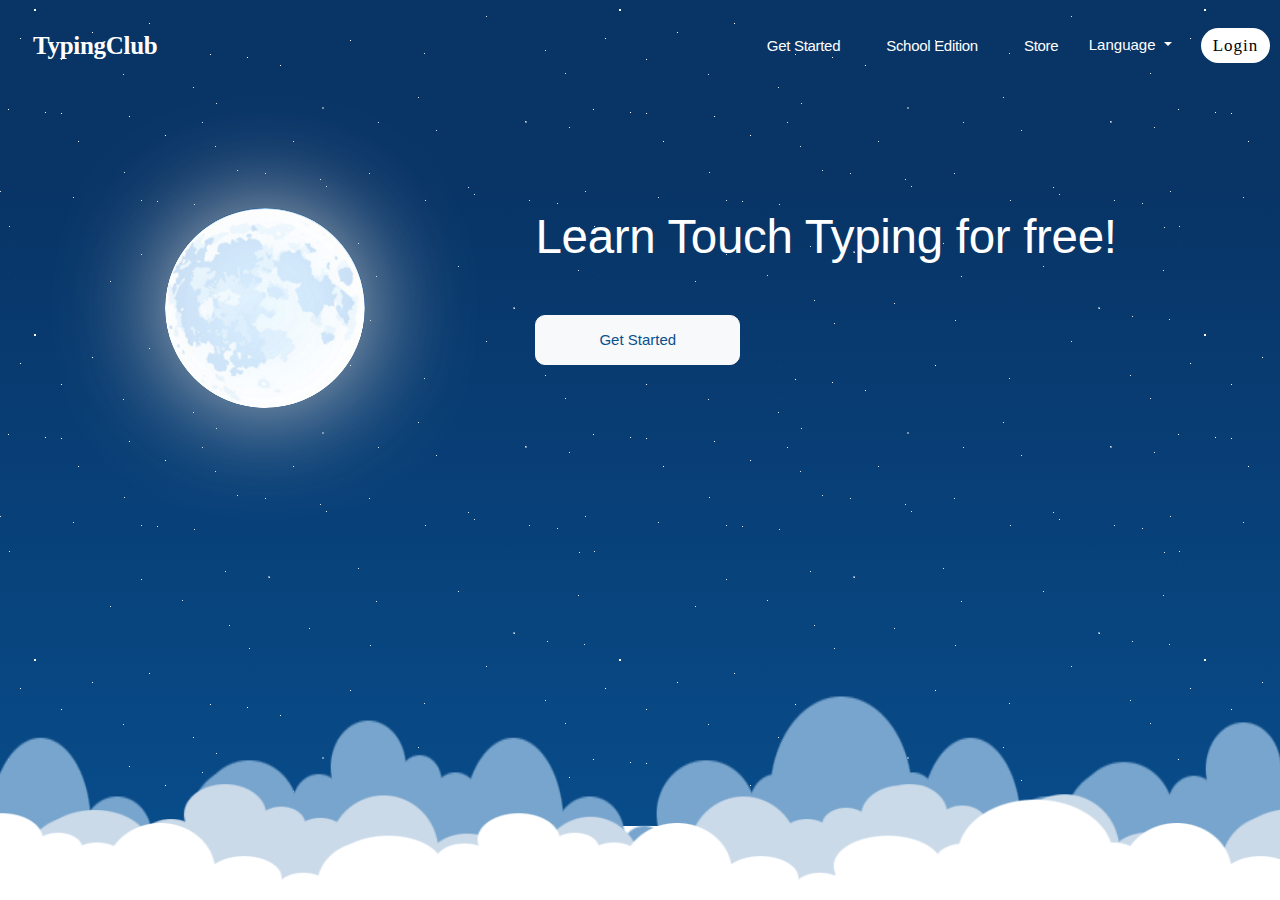
<file: index.html>
<!DOCTYPE html>
<html lang="en">

<head>
    <meta charset="UTF-8">
    <meta http-equiv="X-UA-Compatible" content="IE=edge">
    <meta name="viewport" content="width=device-width, initial-scale=1.0">
    <link rel="stylesheet" href="./css/bootstrap.css">
    <link rel="stylesheet" href="./tc.css">
    <title>Learn Touch Typing Free - TypingClub</title>
    <link rel="shortcut icon" type="image/png" href="./favicon.png" />
</head>

<body>

    <div class="main">
        <nav class="navbar navbar-expand-lg navbar-dark bg-transparent"
            style="display: flex;margin:0px;margin-bottom:-36px;">


            <a href="" id="logo" class="link" style="padding: 23px;">TypingClub</a>
            <button class="navbar-toggler" id="toggler" type="button" data-toggle="collapse" data-target="#navbarText"
                aria-controls="navbarText" aria-expanded="false" aria-label="Toggle navigation" style="display: none;">
                <span class="navbar-toggler-icon" style="
                    height: 30px;
                    width: 30px;
                "></span>
            </button>
            <div class="collapse navbar-collapse justify-content-end" id="links">
                <a href="" class="link" style="padding: 23px;">Get Started</a>
                <a href="" class="link" style="padding: 23px;">School Edition</a>
                <a href="" class="link" style="padding: 23px;">Store</a>
                <div class="dropdown" id="dd" style="
            padding-right: 22px;
           ">
                    <button type="button" class="btn btn-primary dropdown-toggle " data-toggle="dropdown" id="rnd"
                        style="
                background: transparent;
                border: none;
                font-size: 15px;
                ">
                        Language
                    </button>
                    <div class="dropdown-menu">
                        <h5 class="dropdown-header">Dropdown header</h5>
                        <a class="dropdown-item" href="#">Link 1</a>
                        <a class="dropdown-item" href="#">Link 2</a>
                        <a class="dropdown-item" href="#">Link 3</a>
                        <h5 class="dropdown-header">Dropdown header</h5>
                        <a class="dropdown-item" href="#">Another link</a>
                    </div>
                </div>
                <button type="button" class="btn btn-default rndBtn">Login</button>

            </div>

        </nav>
        <hr color="white" id="line" style="display: none;">
       <div class="banner row">
            <div class="moon col-xs-6" id="moon" >
                <img src="./moon.png" alt="" style="height: 20rem;">
            </div>
            <div class="start col-xs-6 row" id="getstart" style="position: absolute;"> 
                <div class="col-sm-12"><h1 style="font-size: 4.75rem;">Learn Touch Typing for free!</h1></div>
                
               
               <div class="col-sm-12"><button type="button" class="btn btn-light">Get Started</button></div> 

               
            </div>
            <div class="cloud col-sm-12" style="position: absolute;top: 77vh;"><img src="./clouds3.png" width="120" height="80" alt="Natural" style="
                width: 154vw;
                height: 23vh;
                
            "/></div>
            <div class="cloud col-sm-12" style="position: absolute;top: 77vh;"><img src="./clouds1.png" width="120" height="80" alt="Natural" style="
                width: 173vw;
                height: 15vh;
                margin-top: 8vh;
            "/></div>
            <div class="cloud col-sm-12" style="position: absolute;top: 79vh;"><img src="./clouds2.png" width="120" height="80" alt="Natural" style="
                width: 173vw;
                height: 13vh;
                margin-top: 8vh;
            "/></div>
                
            
        </div>
        <div class="whatis row mt-4">
            <div class="image col-xs-6 ml-5 pl-5" id="demo">
                <img class="mt-5 pl-5 ml-5" src="./typingclub-browser3.png" alt="" style="
                height: 52rem;
            ">
            </div>
            <div class="que col-xs-6 mt-5 pl-5 ml-5 pt-5 ">
                
                    WHAT IS TYPINGCLUB?
              <br>
                
                    TypingClub is the most effective <br> way to learn how to type.
               
                
                    It is web based and highly effective. TypingClub is (and will <br> always be) free for both individuals and schools. There is an <br> optional paid school edition.
               
               <br><button type="button" class="btn btn-light">Get Started</button>
            </div>

        </div>
        <div class="newsletter-subscribe container-fluid">
            <div class="container-fluid d-flex flex-column justify-content-center">
                <div class="intro" style="
                margin-top: -16px;
            ">
                    <p class="text-center">NEW RELEASE AND PRODUCT ANNOUNCEMENTS</p>
                    <h2 class="text-center newsletter">Subscribe to receive updates</h2>
                   
                </div>
                
                <div class="col-lg-10 col-md-9 col-sm-9 outer-box d-flex flex-column justify-content-center"style="
                margin-left: 26vw;
            "id="box">
                <form class="form-inline d-flex flex-wrap justify-content-center" method="post">
                    <div class="form-group"><input class="form-control" type="email" name="email" placeholder="Your Email" style="
                        height: 39px;
                        width: 24vw;
                        border-radius: 8px;
                       
                    "></div>
                    <div class="form-group"><button class="btn btn-primary " id="sunimon" type="button">Subscribe </button></div>
                </form>
            </div>
            </div>
        </div>
        <footer class="row pl-5 pt-5 pb-5" style="color: black;">
            <div class="address col-sm-3 ml-5 pt-5">
                © TYPINGCLUB - 2011-2022 <br><br>
1701 Pennsylvania Ave. NW, Suite 200
Washington, DC 20006 <br><br><hr style="background: white;">
If you have any questions about the program, you may reach out to us at support@typingclub.com.
            </div>
            <div class="contact col-sm-3 ml-5 pt-5">
                CONTACT <br>
support@typingclub.com <br>
Phone: 202-609-9919 <br>
Toll Free: 1-800-712-8895 <br>
Fax: 1-240-772-5885
            </div>
            <div class="extras col-sm-3 ml-5 pt-5">
                Privacy Policy <br>
Terms of Service <br>
School Edition <br>
Find Your School <br>
Tutorials <br>
Individual Premium Edition <br>
About us
            </div>
            <div class="twitter col-sm-3 ml-5 pt-5">
                <button>follow us on twitter</button>
            </div>
        </footer>

    </div>

    <script src="./jquery.js"></script>
    <script src="./popper.js"></script>
    <script src="./js/bootstrap.js"></script>
    <script src="./tc.js"></script>
    


</body>

</html>
</file>
<file: tc.css>
html{
    font-size: 10px;
    -webkit-tap-highlight-color: transparent;
}
body{
    font-family: "Work sans","Helvetica Neue",Helvetica,Arial,sans-serif;
    font-size: 15px;
    line-height: 1.4;
    color: #6C6F73;
    font-weight: 300;
    letter-spacing: -.02em;
}
.main{
    background-color: #084f8e;
    background-image: url(./sky2.png), linear-gradient(0deg, #084f8e, #083466 80%);
    width: 100%;
    height: 100%;
    position: absolute;
    /* overflow: hidden; */
    overflow-x: hidden;
}
#logo{
    font-family: 'Montserrat';
    color: white;
    font-weight: 700;
    font-size: 25px;

}
a
{
    text-decoration: none;
    color: white;
}

.rndBtn{
    font-family: Raleway-SemiBold;
    letter-spacing: 1px;
    line-height: 15px;
    border-radius: 40px;
    background: transparent;
    transition: all 0.3s ease 0s;
    width: 69px;
    height: 35px;
    background: white;
    border: none;
    color: black;
    font-size: 17px;
}
.newsletter-subscribe {
    color: #313437;
    background: linear-gradient(#0071b1, #02aabb);
    padding: 55px 74px;
  }
  
  .newsletter-subscribe p {
    color: white;
    line-height: 1.5;
  }
  
  .newsletter-subscribe h2 {
    font-size: 24px;
    font-weight: bold;
    margin-bottom: 25px;
    line-height: 1.5;
    padding-top: 0;
    margin-top: 0;
    color: inherit;
  }
  
  .newsletter-subscribe .intro {
    font-size: 16px;
    max-width: 500px;
    margin: 0 auto 25px;
    
  }
  
  .newsletter-subscribe .intro p {
    margin-bottom: 0px;
  }
  
  .newsletter-subscribe form {
    justify-content: center;
  }
  
  .newsletter-subscribe form .form-control {
    background: #eff1f4;
    border: none;
    border-radius: 3px;
    box-shadow: none;
    outline: none;
    color: inherit;
    text-indent: 9px;
    height: 45px;
    margin-right: 10px;
    min-width: 250px;
  }
  
  .newsletter-subscribe form .btn {
    padding: 16px 32px;
    border: none;
    background: none;
    box-shadow: none;
    text-shadow: none;
    opacity: 0.9;
    text-transform: uppercase;
    font-weight: bold;
    font-size: 13px;
    letter-spacing: 0.4px;
    line-height: 1;
  }
  
  .newsletter-subscribe form .btn:hover {
    opacity: 1;
  }
  
  .newsletter-subscribe form .btn:active {
    transform: translateY(1px);
  }
  
  .newsletter-subscribe form .btn-primary {
    background-color: #055ada !important;
    color: #fff;
    outline: none !important;
  }
  
  /* body {
    background: #eee;
  }
   */
  .newsletter {
    color: white !important;
  }
  .mt-5, .my-5 {
    margin-top: 10rem !important;
}
.newsletter-subscribe .container-fluid
{
    
    height: 45vh;
}
.outer-box
{
    background-color: #87e4ef;
    max-height: 84px;
    border-radius: 7px;
    width: 33vw;
    /* margin-left: 27vw; */
    min-width: 250px;
}
#sunimon
{
    height: 39px;
    width: 56px;
    padding: 10px;
    padding-right: 87px;
}
.banner{
  margin-top: 17vh;
  height: 67vh;


}
.moon{
  margin-left: 18rem;
}
.moon img{
 
  box-shadow: 0rem 0rem 11rem #ccc;
  -webkit-border-radius: 10rem;
  animation-name: scale-in;
  animation-duration: .6s;
  
}
@keyframes scale-in {
  0% {
    height: 15rem;
  }
  100% {
    height: 20rem;
  }
}
.start{
  color: white;
   position: absolute;
   padding-left: 43vw;
   width: 100%;
}
.start button{
  width: 16vw;
  height: 50px;
  border-radius: 1rem;
  color: #084f8e;
  font-size: 1.5rem;
  margin-top: 5vh;
  min-width: fit-content;
}
.start button:hover{
  box-shadow: rgb(181,251,152)0px 0px 10px 0px;
}
.whatis{
  background-color: white;
}
.que{
  width: 27vw;
}
.padding-0{
  padding-bottom:0;
  
}
footer{
  background-color: #262f36;
 
}
footer button{
  width: 16vw;
  height: 50px;
  border-radius: 1rem;
  color: #084f8e;
  font-size: 1.5rem;
  margin-top: 5vh;
  min-width: fit-content;
}
</file>
